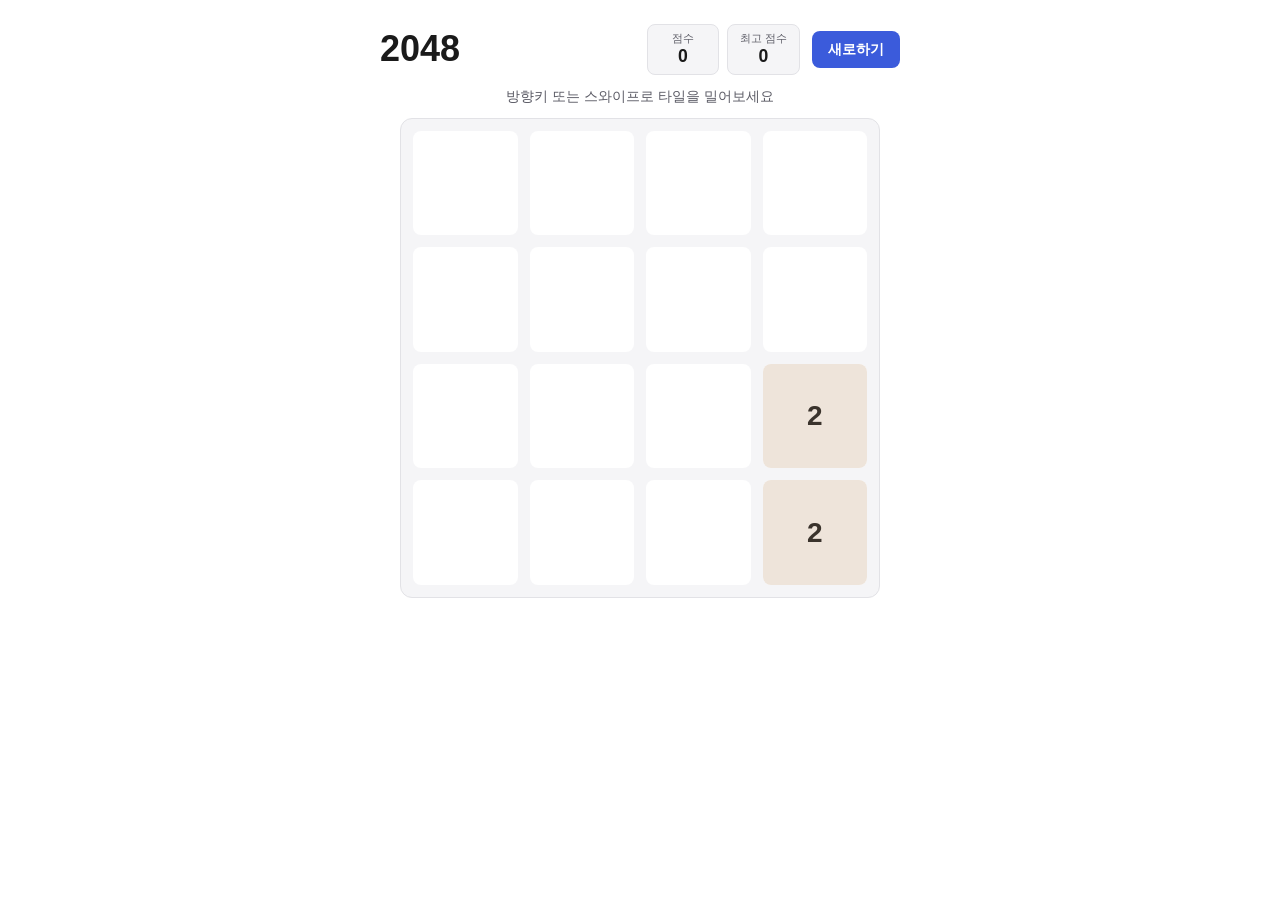
<file: apps/2048/index.html>
<!doctype html>
<html lang="ko">
<head>
<meta charset="UTF-8">
<meta name="viewport" content="width=device-width, initial-scale=1, maximum-scale=1, user-scalable=no">
<title>2048</title>
<link rel="stylesheet" href="style.css">
<script>
(function () {
  var stored = null;
  try {
    stored = localStorage.getItem("theme");
  } catch (e) {
    /* localStorage unavailable */
  }
  var theme = stored;
  if (theme !== "light" && theme !== "dark") {
    theme = window.matchMedia("(prefers-color-scheme: dark)").matches ? "dark" : "light";
  }
  document.documentElement.dataset.theme = theme;
})();
</script>
</head>
<body>
<div class="game-container">
  <header class="game-header">
    <h1 class="game-title">2048</h1>
    <div class="game-header__controls">
      <div class="scoreboard">
        <div class="score-box">
          <span class="score-label">점수</span>
          <span class="score-value" id="score-current">0</span>
        </div>
        <div class="score-box">
          <span class="score-label">최고 점수</span>
          <span class="score-value" id="score-best">0</span>
        </div>
      </div>
      <button type="button" id="new-game-btn" class="btn btn-primary">새로하기</button>
    </div>
  </header>

  <p class="game-instructions">방향키 또는 스와이프로 타일을 밀어보세요</p>

  <div class="board-wrapper">
    <div class="board" id="board">
      <div class="board-grid" id="board-grid"></div>
      <div class="board-tiles" id="board-tiles"></div>
      <div class="overlay" id="overlay" hidden>
        <div class="overlay__content">
          <p class="overlay__message" id="overlay-message"></p>
          <div class="overlay__buttons">
            <button type="button" id="btn-keep-playing" class="btn btn-secondary" hidden>계속하기</button>
            <button type="button" id="btn-restart" class="btn btn-primary">새 게임</button>
          </div>
        </div>
      </div>
    </div>
  </div>
</div>
<script src="game.js"></script>
</body>
</html>
</file>
<file: apps/2048/style.css>
:root {
  --bg: #ffffff;
  --bg-secondary: #f5f5f7;
  --text: #1a1a1a;
  --text-secondary: #5c5c66;
  --accent: #3b5bdb;
  --accent-text: #ffffff;
  --border: #e2e2e6;
  --font-sans: -apple-system, BlinkMacSystemFont, "Segoe UI", "Apple SD Gothic Neo",
    "Noto Sans KR", sans-serif;
  --board-size: min(90vw, 480px);
  --board-gap: clamp(8px, 2vw, 12px);
}

@media (prefers-color-scheme: dark) {
  :root:not([data-theme="light"]) {
    --bg: #14151a;
    --bg-secondary: #1c1e24;
    --text: #e8e8ec;
    --text-secondary: #a0a0ac;
    --accent: #7c9bff;
    --accent-text: #14151a;
    --border: #2c2e36;
  }
}

:root[data-theme="dark"] {
  --bg: #14151a;
  --bg-secondary: #1c1e24;
  --text: #e8e8ec;
  --text-secondary: #a0a0ac;
  --accent: #7c9bff;
  --accent-text: #14151a;
  --border: #2c2e36;
}

* {
  box-sizing: border-box;
}

html {
  color-scheme: light dark;
}

body {
  margin: 0;
  min-height: 100vh;
  background: var(--bg);
  color: var(--text);
  font-family: var(--font-sans);
}

.game-container {
  max-width: 560px;
  margin: 0 auto;
  padding: 1.5rem 1.25rem 3rem;
  display: flex;
  flex-direction: column;
  align-items: center;
  gap: 0.75rem;
}

.game-header {
  width: 100%;
  display: flex;
  flex-wrap: wrap;
  align-items: center;
  justify-content: space-between;
  gap: 0.75rem;
}

.game-title {
  margin: 0;
  font-size: clamp(1.75rem, 6vw, 2.25rem);
  font-weight: 800;
}

.game-header__controls {
  display: flex;
  align-items: center;
  gap: 0.75rem;
  margin-left: auto;
}

.scoreboard {
  display: flex;
  gap: 0.5rem;
}

.score-box {
  position: relative;
  min-width: 4.5rem;
  padding: 0.4rem 0.75rem;
  background: var(--bg-secondary);
  border: 1px solid var(--border);
  border-radius: 8px;
  text-align: center;
}

.score-label {
  display: block;
  font-size: 0.7rem;
  color: var(--text-secondary);
}

.score-value {
  display: block;
  font-size: 1.1rem;
  font-weight: 700;
}

.score-popup {
  position: absolute;
  top: -0.5rem;
  left: 50%;
  transform: translateX(-50%);
  font-size: 0.85rem;
  font-weight: 700;
  color: var(--accent);
  pointer-events: none;
  animation: score-float 0.7s ease-out forwards;
}

@keyframes score-float {
  0% {
    opacity: 1;
    transform: translate(-50%, 0);
  }
  100% {
    opacity: 0;
    transform: translate(-50%, -1.5rem);
  }
}

.btn {
  border: none;
  border-radius: 8px;
  padding: 0.55rem 1rem;
  font-size: 0.9rem;
  font-weight: 600;
  cursor: pointer;
}

.btn-primary {
  background: var(--accent);
  color: var(--accent-text);
}

.btn-secondary {
  background: var(--bg-secondary);
  color: var(--text);
  border: 1px solid var(--border);
}

.game-instructions {
  margin: 0;
  color: var(--text-secondary);
  font-size: 0.9rem;
  text-align: center;
}

.board-wrapper {
  width: 100%;
  display: flex;
  justify-content: center;
}

.board {
  position: relative;
  width: var(--board-size);
  aspect-ratio: 1 / 1;
  background: var(--bg-secondary);
  border: 1px solid var(--border);
  border-radius: 12px;
  padding: var(--board-gap);
  touch-action: none;
}

.board-grid,
.board-tiles {
  position: absolute;
  inset: var(--board-gap);
  display: grid;
  grid-template-columns: repeat(4, 1fr);
  grid-template-rows: repeat(4, 1fr);
  gap: var(--board-gap);
}

.cell {
  background: var(--bg);
  border-radius: 8px;
}

.board-tiles {
  pointer-events: none;
}

.tile {
  display: flex;
  align-items: center;
  justify-content: center;
  border-radius: 8px;
  font-weight: 700;
  font-size: clamp(1rem, 5vw, 1.75rem);
  animation: tile-appear 0.15s ease-out;
}

.tile-merged {
  animation: tile-merge 0.15s ease-out;
}

@keyframes tile-appear {
  0% {
    transform: scale(0);
  }
  100% {
    transform: scale(1);
  }
}

@keyframes tile-merge {
  0% {
    transform: scale(1);
  }
  50% {
    transform: scale(1.15);
  }
  100% {
    transform: scale(1);
  }
}

.tile[data-value="2"] {
  background: #eee4da;
  color: #3a332c;
}

.tile[data-value="4"] {
  background: #ede0c8;
  color: #3a332c;
}

.tile[data-value="8"] {
  background: #f2b179;
  color: #ffffff;
}

.tile[data-value="16"] {
  background: #f59563;
  color: #ffffff;
}

.tile[data-value="32"] {
  background: #f67c5f;
  color: #ffffff;
}

.tile[data-value="64"] {
  background: #f65e3b;
  color: #ffffff;
}

.tile[data-value="128"] {
  background: #edcf72;
  color: #ffffff;
  font-size: clamp(0.9rem, 4.5vw, 1.5rem);
}

.tile[data-value="256"] {
  background: #edcc61;
  color: #ffffff;
  font-size: clamp(0.9rem, 4.5vw, 1.5rem);
}

.tile[data-value="512"] {
  background: #edc850;
  color: #ffffff;
  font-size: clamp(0.9rem, 4.5vw, 1.5rem);
}

.tile[data-value="1024"] {
  background: #edc53f;
  color: #ffffff;
  font-size: clamp(0.8rem, 4vw, 1.25rem);
}

.tile[data-value="2048"] {
  background: #edc22e;
  color: #ffffff;
  font-size: clamp(0.8rem, 4vw, 1.25rem);
  box-shadow: 0 0 20px 4px rgba(237, 194, 46, 0.6);
}

.tile-super {
  background: #3c3a32;
  color: #f9f6f2;
  font-size: clamp(0.75rem, 3.5vw, 1.1rem);
}

.overlay {
  position: absolute;
  inset: 0;
  display: flex;
  align-items: center;
  justify-content: center;
  background: color-mix(in srgb, var(--bg) 80%, transparent);
  border-radius: 12px;
}

.overlay[hidden] {
  display: none;
}

.overlay__content {
  text-align: center;
  padding: 1.5rem;
}

.overlay__message {
  margin: 0 0 1rem;
  font-size: clamp(1.25rem, 6vw, 1.75rem);
  font-weight: 800;
  color: var(--text);
}

.overlay__buttons {
  display: flex;
  gap: 0.75rem;
  justify-content: center;
}

@media (max-width: 420px) {
  .game-header {
    flex-direction: column;
    align-items: flex-start;
  }

  .game-header__controls {
    width: 100%;
    justify-content: space-between;
    margin-left: 0;
  }
}
</file>
